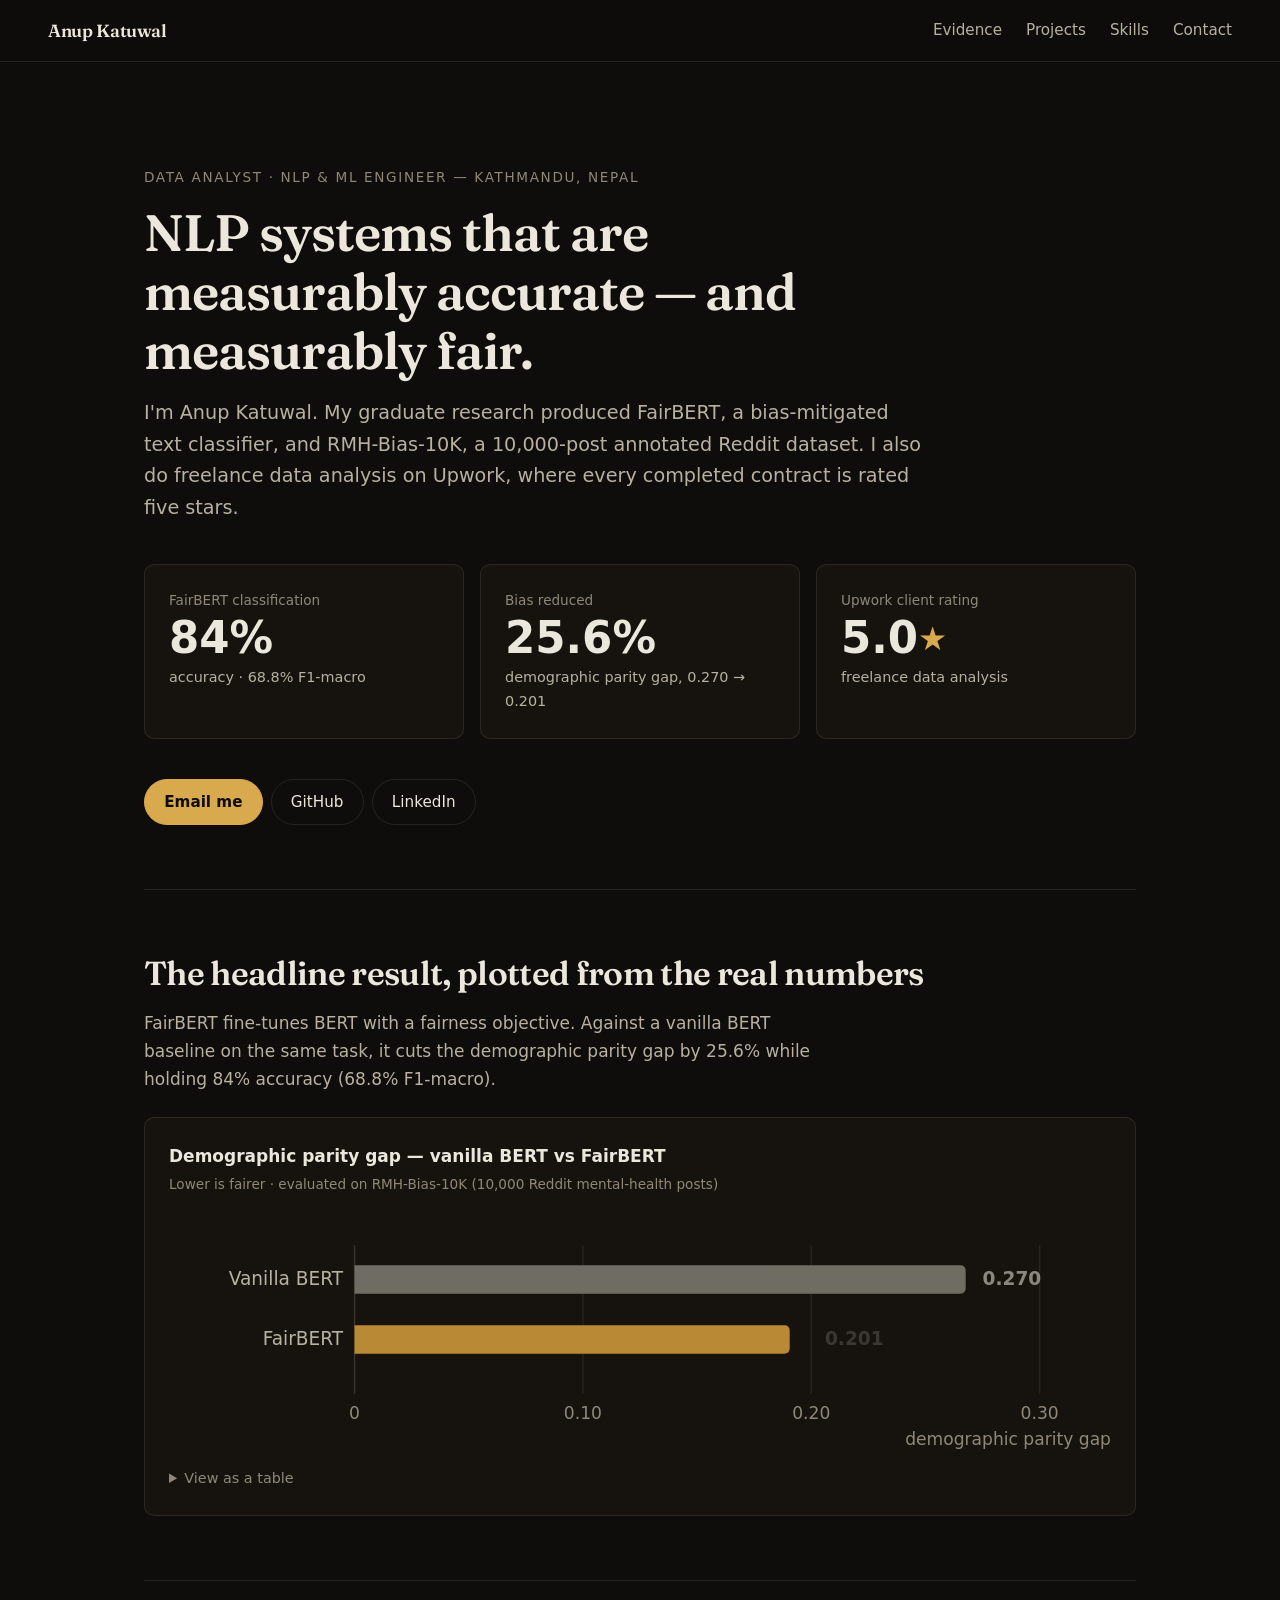
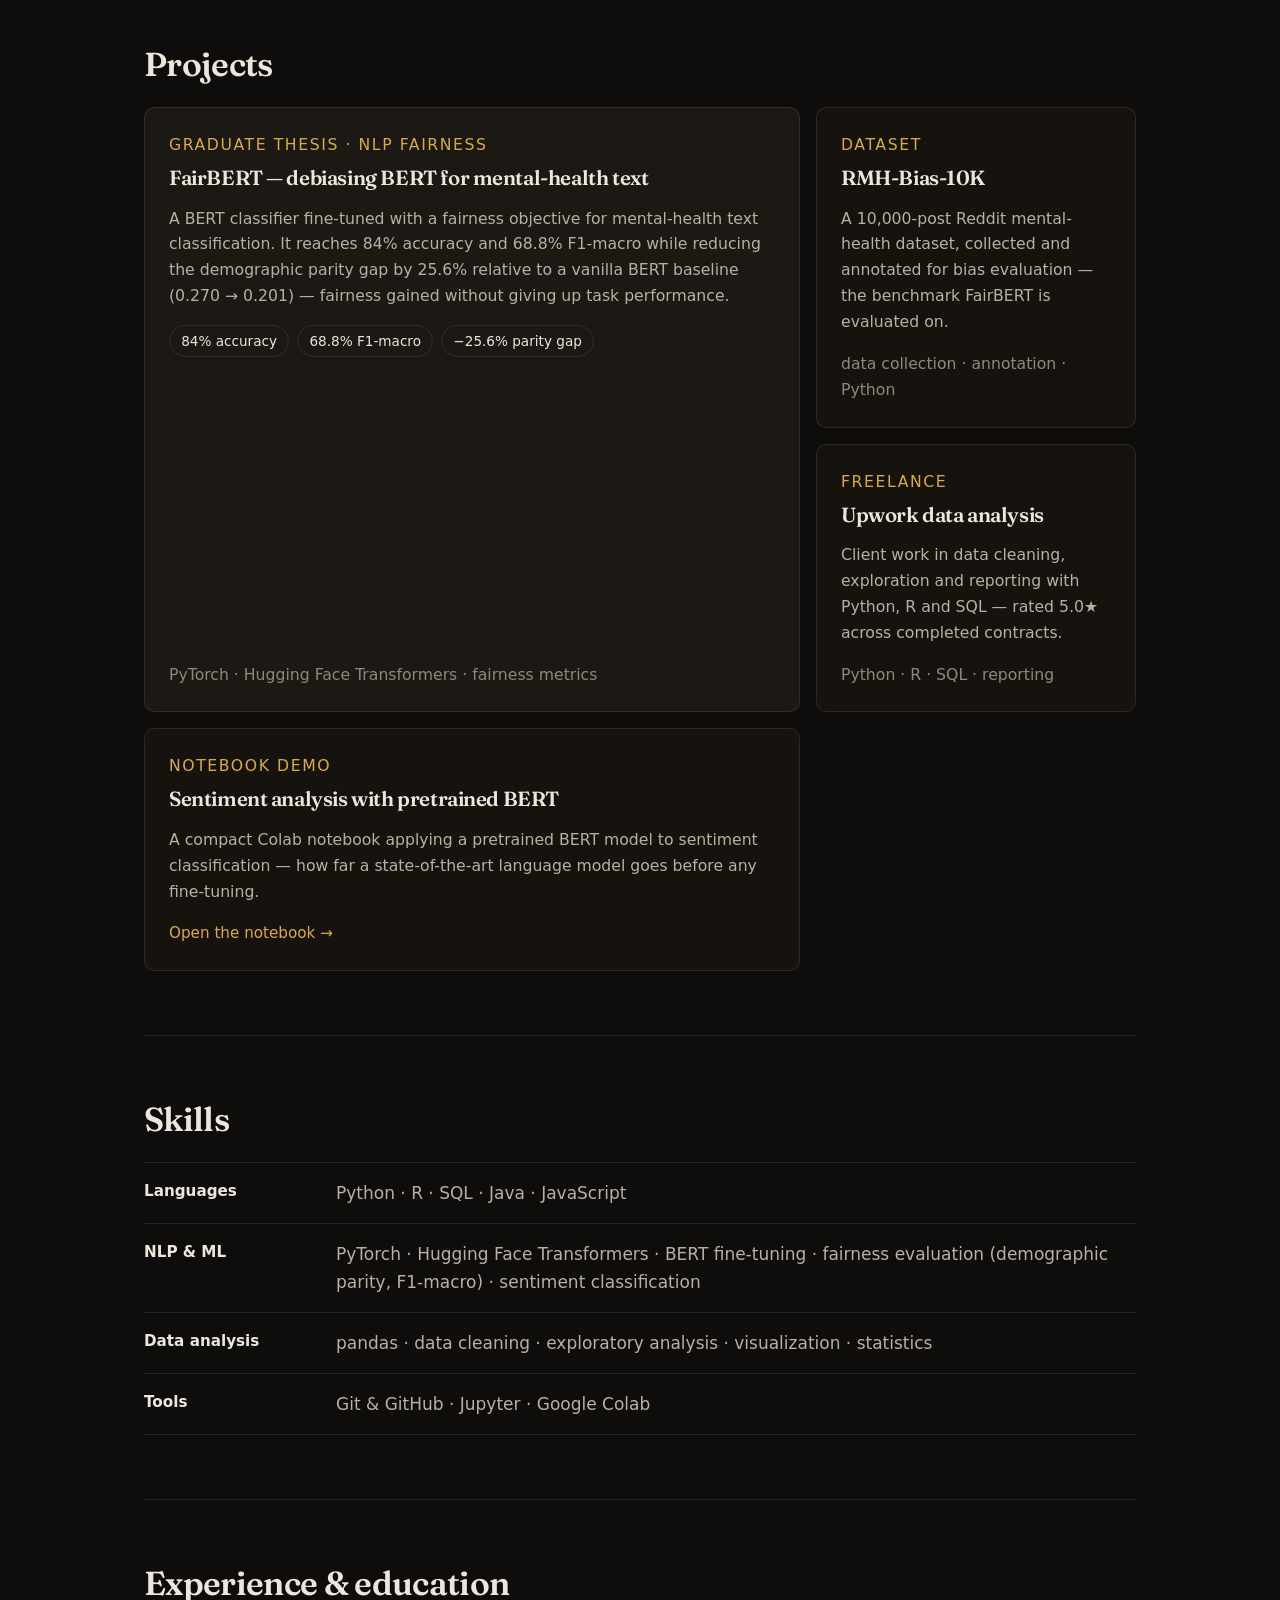
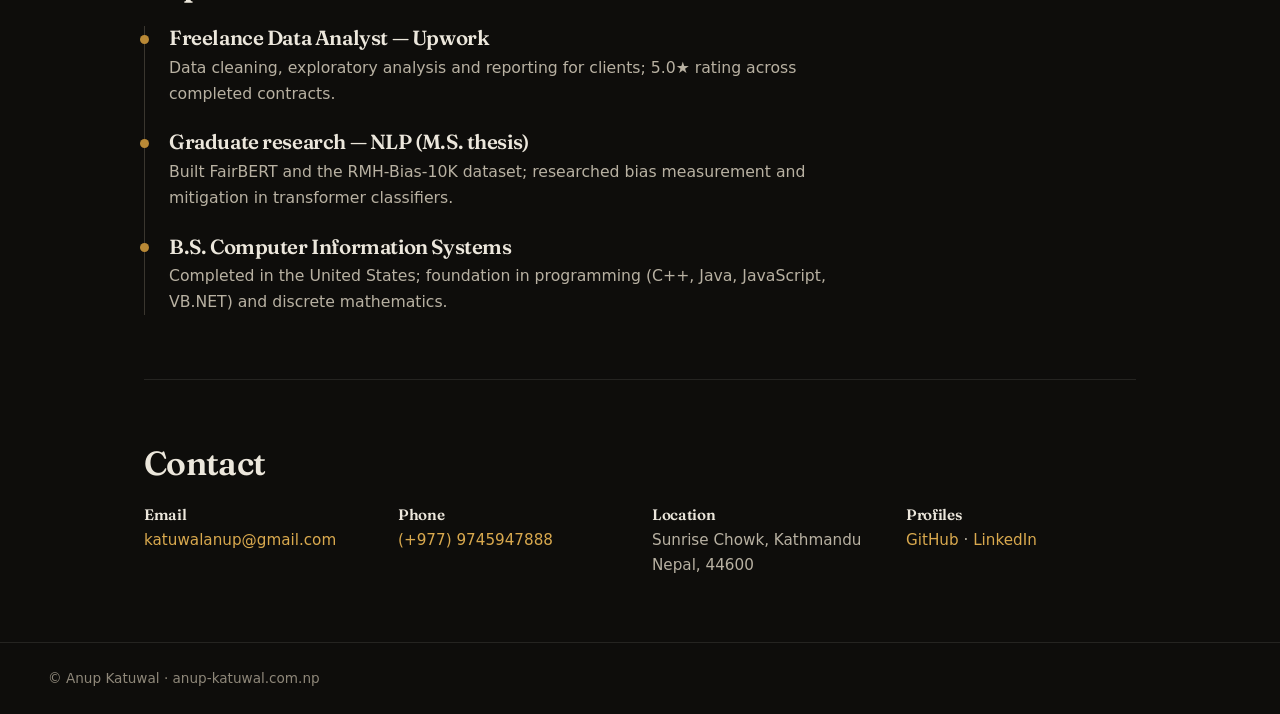
<file: index.html>
<!DOCTYPE HTML>
<html lang="en">
	<head>
		<title>Anup Katuwal — Data Analyst · NLP &amp; ML Engineer</title>
		<meta charset="utf-8" />
		<meta name="viewport" content="width=device-width, initial-scale=1" />
		<meta name="description" content="Data analyst and NLP/ML engineer. FairBERT: 84% accuracy, 68.8% F1-macro, 25.6% demographic parity reduction. Builder of the RMH-Bias-10K dataset. 5.0-star rated on Upwork." />
		<link rel="icon" type="image/svg+xml" href="assets/favicon.svg" />
		<link rel="preload" href="assets/fonts/fraunces-latin-600-normal.woff2" as="font" type="font/woff2" crossorigin />
		<link rel="stylesheet" href="assets/css/style.css" />
	</head>
	<body>

		<header class="site-header">
			<a class="wordmark" href="#top">Anup Katuwal</a>
			<nav aria-label="Sections">
				<a href="#evidence">Evidence</a>
				<a href="#projects">Projects</a>
				<a href="#skills">Skills</a>
				<a href="#contact">Contact</a>
			</nav>
		</header>

		<main id="top">

			<!-- Hero -->
			<section class="hero" id="intro">
				<p class="eyebrow" data-hero>Data Analyst · NLP &amp; ML Engineer — Kathmandu, Nepal</p>
				<h1 data-hero>NLP systems that are measurably accurate — and measurably fair.</h1>
				<p class="lede" data-hero>
					I'm Anup Katuwal. My graduate research produced FairBERT, a bias-mitigated
					text classifier, and RMH-Bias-10K, a 10,000-post annotated Reddit dataset.
					I also do freelance data analysis on Upwork, where every completed contract
					is rated five stars.
				</p>

				<div class="kpi-row" data-hero>
					<div class="stat">
						<span class="stat-label">FairBERT classification</span>
						<span class="stat-value"><span data-countup="84" data-decimals="0">84</span>%</span>
						<span class="stat-sub">accuracy · 68.8% F1-macro</span>
					</div>
					<div class="stat">
						<span class="stat-label">Bias reduced</span>
						<span class="stat-value"><span data-countup="25.6" data-decimals="1">25.6</span>%</span>
						<span class="stat-sub">demographic parity gap, 0.270 → 0.201</span>
					</div>
					<div class="stat">
						<span class="stat-label">Upwork client rating</span>
						<span class="stat-value"><span data-countup="5.0" data-decimals="1">5.0</span><span class="star" aria-hidden="true">★</span></span>
						<span class="stat-sub">freelance data analysis</span>
					</div>
				</div>

				<div class="actions" data-hero>
					<a class="button primary" href="mailto:katuwalanup@gmail.com">Email me</a>
					<a class="button" href="https://github.com/akatuwal1">GitHub</a>
					<a class="button" href="https://www.linkedin.com/in/anup-katuwal-004b7a84/">LinkedIn</a>
				</div>
			</section>

			<!-- Evidence: the bias-reduction chart -->
			<section class="section" id="evidence">
				<h2>The headline result, plotted from the real numbers</h2>
				<p class="section-note">
					FairBERT fine-tunes BERT with a fairness objective. Against a vanilla BERT
					baseline on the same task, it cuts the demographic parity gap by 25.6%
					while holding 84% accuracy (68.8% F1-macro).
				</p>

				<figure class="chart-card" id="bias-chart">
					<figcaption>
						<strong>Demographic parity gap — vanilla BERT vs FairBERT</strong>
						<span class="chart-sub">Lower is fairer · evaluated on RMH-Bias-10K (10,000 Reddit mental-health posts)</span>
					</figcaption>
					<!-- Values drawn to scale: x(v) = 130 + v / 0.30 * 480 -->
					<svg viewBox="0 0 660 168" role="img"
						aria-label="Bar chart. Demographic parity gap: vanilla BERT 0.270, FairBERT 0.201, a 25.6 percent reduction. Lower is fairer.">
						<!-- gridlines at 0.1 / 0.2 / 0.3 -->
						<line class="grid" x1="290" y1="24" x2="290" y2="128" />
						<line class="grid" x1="450" y1="24" x2="450" y2="128" />
						<line class="grid" x1="610" y1="24" x2="610" y2="128" />
						<!-- baseline axis at 0 -->
						<line class="axis" x1="130" y1="24" x2="130" y2="128" />

						<!-- Vanilla BERT: 0.270 → width 432 -->
						<text class="cat" x="122" y="52">Vanilla BERT</text>
						<g>
							<title>Vanilla BERT — demographic parity gap 0.270</title>
							<path class="bar-fill bar-baseline" d="M130 38 H558 Q562 38 562 42 V54 Q562 58 558 58 H130 Z" />
						</g>
						<text class="bar-value" x="570" y="52">0.270</text>

						<!-- FairBERT: 0.201 → width 321.6 -->
						<text class="cat" x="122" y="94">FairBERT</text>
						<g>
							<title>FairBERT — demographic parity gap 0.201, 25.6% lower than baseline</title>
							<path class="bar-fill bar-accent" d="M130 80 H447.6 Q451.6 80 451.6 84 V96 Q451.6 100 447.6 100 H130 Z" />
						</g>
						<text class="bar-value" x="459.6" y="94">0.201</text>
						<text class="bar-value delta" x="459.6" y="110">−25.6%</text>

						<!-- x-axis ticks -->
						<text class="tick" x="130" y="146">0</text>
						<text class="tick" x="290" y="146">0.10</text>
						<text class="tick" x="450" y="146">0.20</text>
						<text class="tick" x="610" y="146">0.30</text>
						<text class="tick axis-name" x="660" y="164">demographic parity gap</text>
					</svg>

					<details class="chart-table">
						<summary>View as a table</summary>
						<table>
							<thead>
								<tr><th scope="col">Model</th><th scope="col">Demographic parity gap</th><th scope="col">Change</th></tr>
							</thead>
							<tbody>
								<tr><td>Vanilla BERT (baseline)</td><td>0.270</td><td>—</td></tr>
								<tr><td>FairBERT</td><td>0.201</td><td>−25.6%</td></tr>
							</tbody>
						</table>
					</details>
				</figure>
			</section>

			<!-- Projects: bento grid, FairBERT largest -->
			<section class="section" id="projects">
				<h2>Projects</h2>
				<div class="bento">
					<article class="cell cell-lg">
						<p class="cell-tag">Graduate thesis · NLP fairness</p>
						<h3>FairBERT — debiasing BERT for mental-health text</h3>
						<p>
							A BERT classifier fine-tuned with a fairness objective for
							mental-health text classification. It reaches 84% accuracy and
							68.8% F1-macro while reducing the demographic parity gap by
							25.6% relative to a vanilla BERT baseline (0.270 → 0.201) —
							fairness gained without giving up task performance.
						</p>
						<ul class="chips">
							<li>84% accuracy</li>
							<li>68.8% F1-macro</li>
							<li>−25.6% parity gap</li>
						</ul>
						<p class="cell-meta">PyTorch · Hugging Face Transformers · fairness metrics</p>
					</article>

					<article class="cell">
						<p class="cell-tag">Dataset</p>
						<h3>RMH-Bias-10K</h3>
						<p>
							A 10,000-post Reddit mental-health dataset, collected and annotated
							for bias evaluation — the benchmark FairBERT is evaluated on.
						</p>
						<p class="cell-meta">data collection · annotation · Python</p>
					</article>

					<article class="cell">
						<p class="cell-tag">Freelance</p>
						<h3>Upwork data analysis</h3>
						<p>
							Client work in data cleaning, exploration and reporting with
							Python, R and SQL — rated 5.0★ across completed contracts.
						</p>
						<p class="cell-meta">Python · R · SQL · reporting</p>
					</article>

					<article class="cell cell-wide">
						<p class="cell-tag">Notebook demo</p>
						<h3>Sentiment analysis with pretrained BERT</h3>
						<p>
							A compact Colab notebook applying a pretrained BERT model to
							sentiment classification — how far a state-of-the-art language
							model goes before any fine-tuning.
						</p>
						<a class="text-link" href="https://colab.research.google.com/drive/1rDgKuAaG0RL3fYqSMw2Xk2RX7iCKWvRC">Open the notebook →</a>
					</article>
				</div>
			</section>

			<!-- Skills: dense table -->
			<section class="section" id="skills">
				<h2>Skills</h2>
				<div class="skills-table">
					<div class="skills-row">
						<span class="skills-group">Languages</span>
						<span>Python · R · SQL · Java · JavaScript</span>
					</div>
					<div class="skills-row">
						<span class="skills-group">NLP &amp; ML</span>
						<span>PyTorch · Hugging Face Transformers · BERT fine-tuning · fairness evaluation (demographic parity, F1-macro) · sentiment classification</span>
					</div>
					<div class="skills-row">
						<span class="skills-group">Data analysis</span>
						<span>pandas · data cleaning · exploratory analysis · visualization · statistics</span>
					</div>
					<div class="skills-row">
						<span class="skills-group">Tools</span>
						<span>Git &amp; GitHub · Jupyter · Google Colab</span>
					</div>
				</div>
			</section>

			<!-- Experience: compact timeline -->
			<section class="section" id="experience">
				<h2>Experience &amp; education</h2>
				<ol class="timeline">
					<li>
						<h3>Freelance Data Analyst — Upwork</h3>
						<p>Data cleaning, exploratory analysis and reporting for clients; 5.0★ rating across completed contracts.</p>
					</li>
					<li>
						<h3>Graduate research — NLP (M.S. thesis)</h3>
						<p>Built FairBERT and the RMH-Bias-10K dataset; researched bias measurement and mitigation in transformer classifiers.</p>
					</li>
					<li>
						<h3>B.S. Computer Information Systems</h3>
						<p>Completed in the United States; foundation in programming (C++, Java, JavaScript, VB.NET) and discrete mathematics.</p>
					</li>
				</ol>
			</section>

			<!-- Contact -->
			<section class="section" id="contact">
				<h2>Contact</h2>
				<div class="contact-grid">
					<div>
						<h3>Email</h3>
						<p><a href="mailto:katuwalanup@gmail.com">katuwalanup@gmail.com</a></p>
					</div>
					<div>
						<h3>Phone</h3>
						<p><a href="tel:+9779745947888">(+977) 9745947888</a></p>
					</div>
					<div>
						<h3>Location</h3>
						<p>Sunrise Chowk, Kathmandu<br />Nepal, 44600</p>
					</div>
					<div>
						<h3>Profiles</h3>
						<p>
							<a href="https://github.com/akatuwal1">GitHub</a> ·
							<a href="https://www.linkedin.com/in/anup-katuwal-004b7a84/">LinkedIn</a>
						</p>
					</div>
				</div>
			</section>
		</main>

		<footer class="site-footer">
			<p>© Anup Katuwal · anup-katuwal.com.np</p>
		</footer>

		<script src="assets/js/site.js" defer></script>
	</body>
</html>
</file>
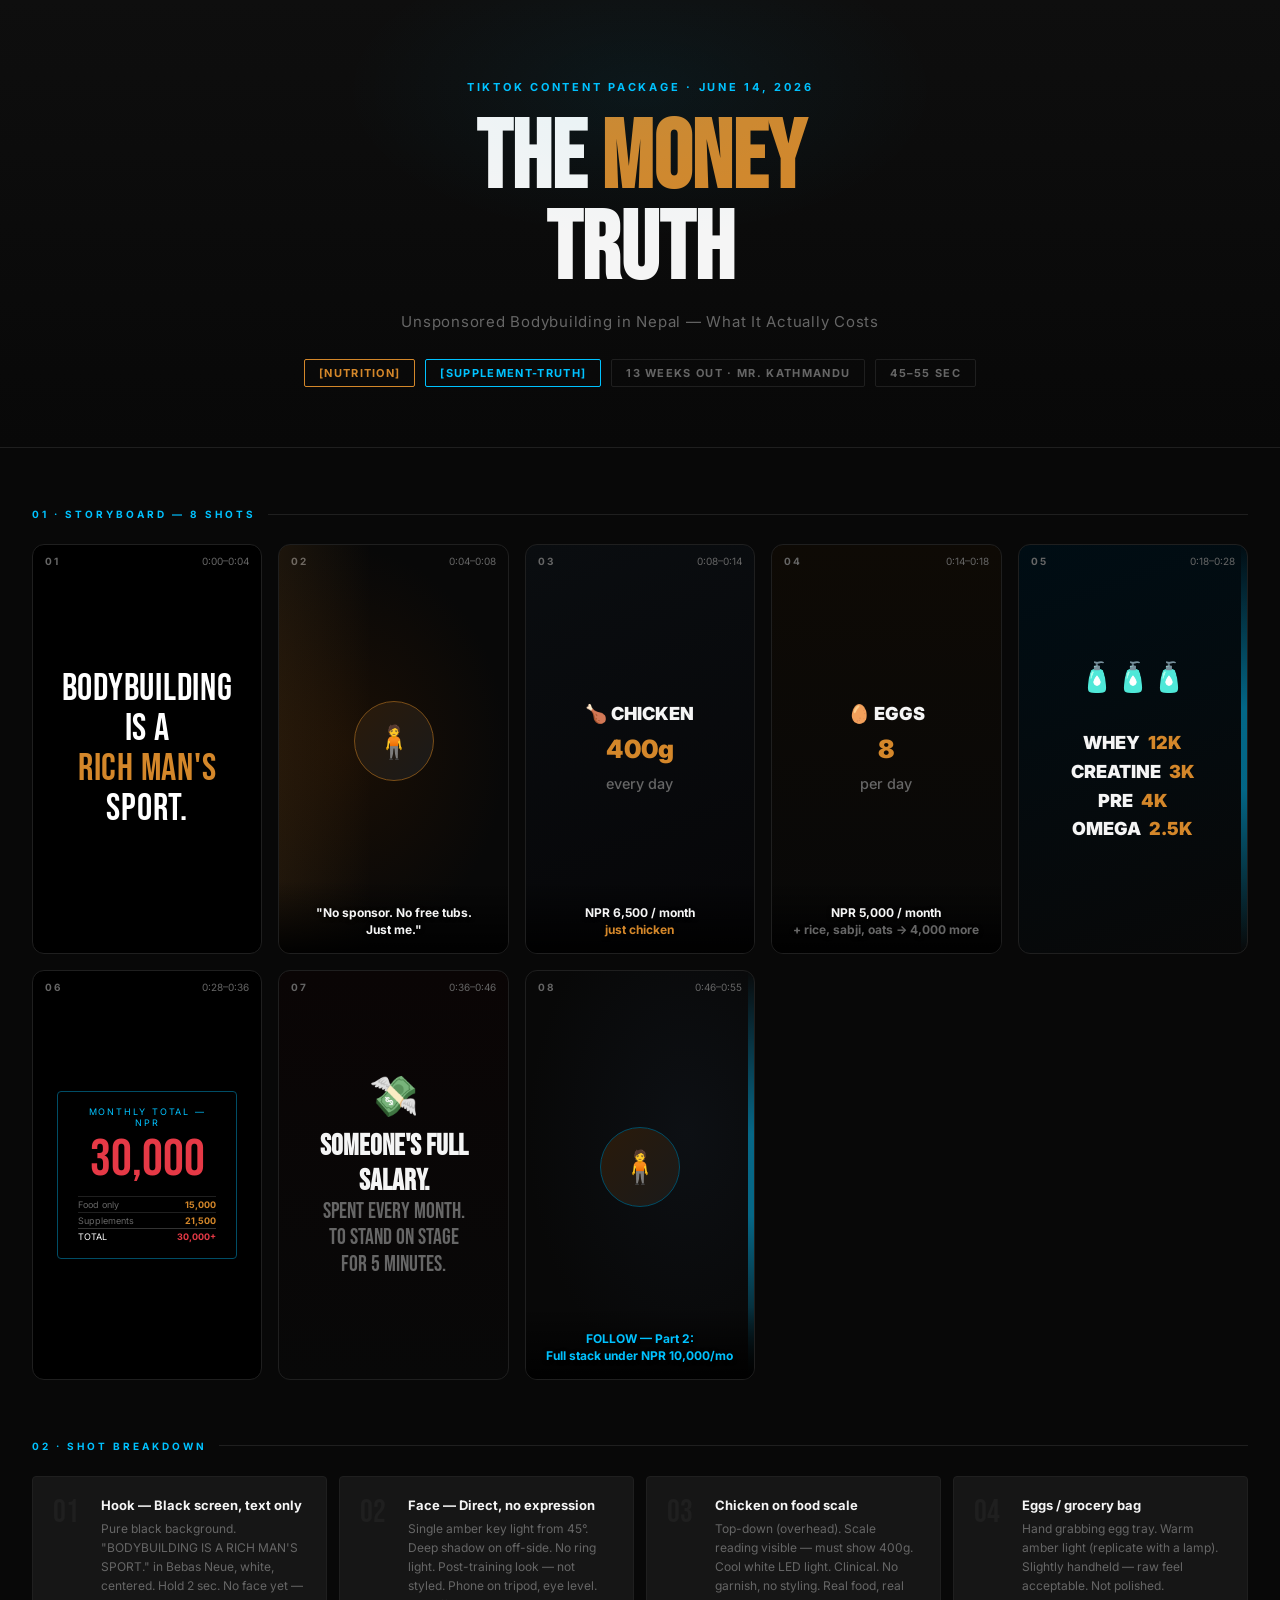
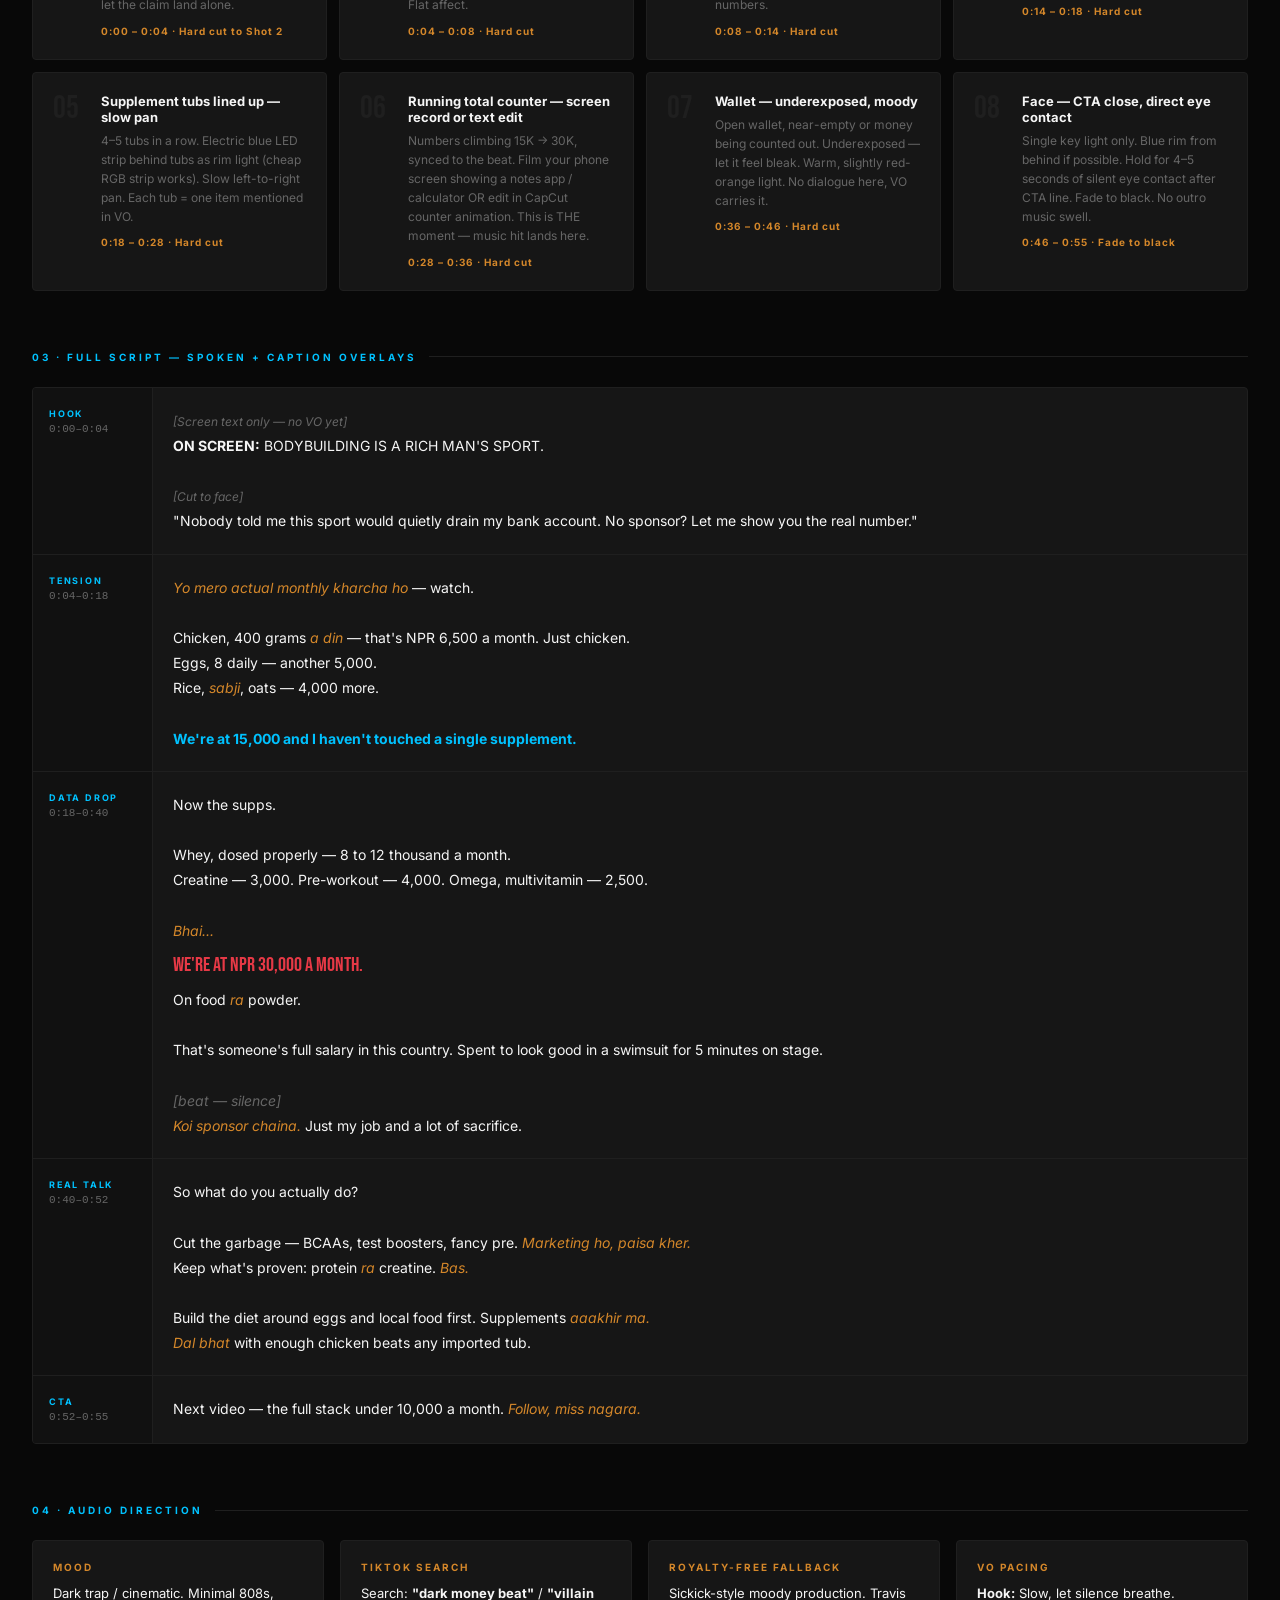
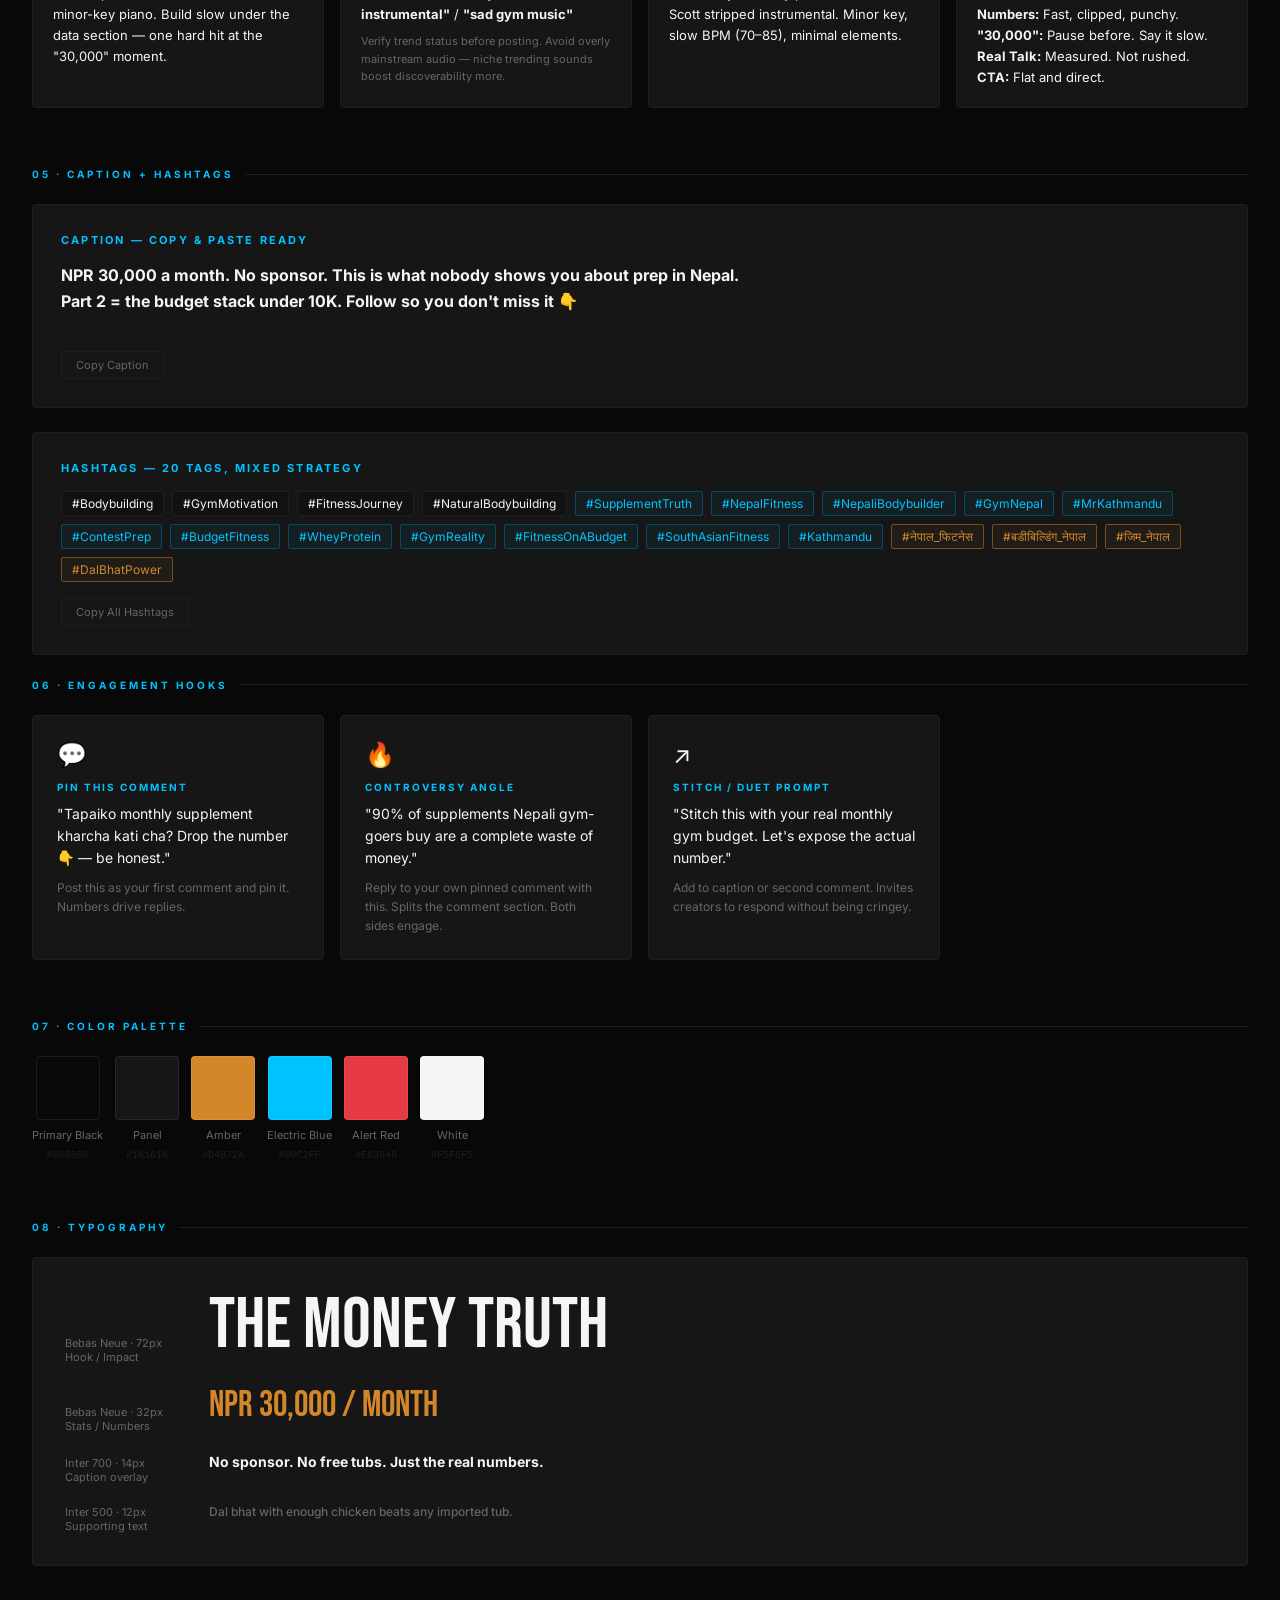
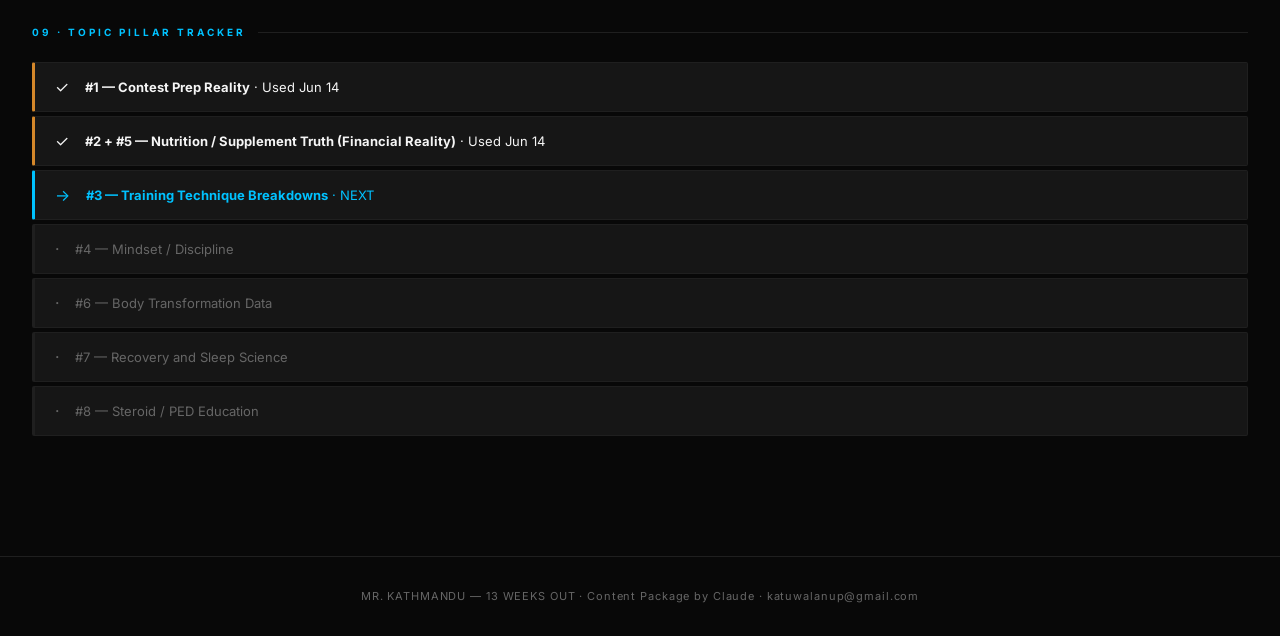
<file: tiktok-financial-reality.html>
<!DOCTYPE html>
<html lang="en">
<head>
  <meta charset="UTF-8" />
  <meta name="viewport" content="width=device-width, initial-scale=1.0" />
  <title>The Money Truth — TikTok Content Package</title>
  <link rel="preconnect" href="https://fonts.googleapis.com" />
  <link rel="preconnect" href="https://fonts.gstatic.com" crossorigin />
  <link href="https://fonts.googleapis.com/css2?family=Bebas+Neue&family=Inter:wght@400;500;600;700;900&display=swap" rel="stylesheet" />
  <style>
    *, *::before, *::after { box-sizing: border-box; margin: 0; padding: 0; }

    :root {
      --black:      #080808;
      --offblack:   #111111;
      --panel:      #161616;
      --border:     #1f1f1f;
      --amber:      #D4872A;
      --amber-dim:  #7a4e18;
      --blue:       #00C2FF;
      --blue-dim:   #004d66;
      --white:      #F5F5F5;
      --grey:       #666666;
      --red:        #E63946;
    }

    body {
      background: var(--black);
      color: var(--white);
      font-family: 'Inter', sans-serif;
      min-height: 100vh;
      padding: 0;
    }

    /* ─── HERO ─────────────────────────────────────────── */
    .hero {
      width: 100%;
      padding: 80px 40px 60px;
      text-align: center;
      background: linear-gradient(180deg, #0e0e0e 0%, var(--black) 100%);
      border-bottom: 1px solid var(--border);
      position: relative;
      overflow: hidden;
    }
    .hero::before {
      content: '';
      position: absolute;
      top: -60px; left: 50%; transform: translateX(-50%);
      width: 600px; height: 300px;
      background: radial-gradient(ellipse, rgba(0,194,255,0.06) 0%, transparent 70%);
      pointer-events: none;
    }
    .hero-eyebrow {
      font-family: 'Inter', sans-serif;
      font-size: 11px;
      font-weight: 700;
      letter-spacing: 0.25em;
      text-transform: uppercase;
      color: var(--blue);
      margin-bottom: 20px;
    }
    .hero-title {
      font-family: 'Bebas Neue', sans-serif;
      font-size: clamp(48px, 8vw, 96px);
      line-height: 0.95;
      color: var(--white);
      margin-bottom: 8px;
    }
    .hero-title span { color: var(--amber); }
    .hero-sub {
      font-size: 15px;
      color: var(--grey);
      margin-top: 16px;
      letter-spacing: 0.05em;
    }
    .hero-tags {
      display: flex;
      gap: 10px;
      justify-content: center;
      flex-wrap: wrap;
      margin-top: 28px;
    }
    .tag {
      font-size: 11px;
      font-weight: 700;
      letter-spacing: 0.12em;
      text-transform: uppercase;
      padding: 6px 14px;
      border-radius: 2px;
      border: 1px solid;
    }
    .tag-blue  { border-color: var(--blue);  color: var(--blue); }
    .tag-amber { border-color: var(--amber); color: var(--amber); }
    .tag-grey  { border-color: var(--border); color: var(--grey); }

    /* ─── LAYOUT ────────────────────────────────────────── */
    .page { max-width: 1400px; margin: 0 auto; padding: 60px 32px; }

    .section-label {
      font-size: 10px;
      font-weight: 700;
      letter-spacing: 0.3em;
      text-transform: uppercase;
      color: var(--blue);
      margin-bottom: 24px;
      display: flex;
      align-items: center;
      gap: 12px;
    }
    .section-label::after {
      content: '';
      flex: 1;
      height: 1px;
      background: var(--border);
    }

    /* ─── PHONE MOCKUP ──────────────────────────────────── */
    .tiktok-grid {
      display: grid;
      grid-template-columns: repeat(auto-fill, minmax(200px, 1fr));
      gap: 16px;
      margin-bottom: 60px;
    }

    .phone-frame {
      position: relative;
      width: 100%;
      aspect-ratio: 9/16;
      border-radius: 12px;
      overflow: hidden;
      border: 1px solid var(--border);
      display: flex;
      align-items: center;
      justify-content: center;
      flex-direction: column;
    }

    /* Shot-specific backgrounds */
    .shot-1 { background: #000000; }
    .shot-2 { background: radial-gradient(ellipse at 30% 50%, #1a0f05 0%, #080808 70%); }
    .shot-3 { background: linear-gradient(160deg, #0a0d10 0%, #060608 100%); }
    .shot-4 { background: linear-gradient(180deg, #0e0a05 0%, #080808 100%); }
    .shot-5 { background: linear-gradient(160deg, #000d14 0%, #080808 100%); }
    .shot-6 { background: #000000; }
    .shot-7 { background: linear-gradient(180deg, #0a0505 0%, #080808 100%); }
    .shot-8 { background: radial-gradient(ellipse at 70% 40%, #0d0d0d 0%, #080808 70%); }

    .shot-number {
      position: absolute;
      top: 10px;
      left: 12px;
      font-size: 10px;
      font-weight: 700;
      letter-spacing: 0.2em;
      color: var(--grey);
    }
    .shot-time {
      position: absolute;
      top: 10px;
      right: 12px;
      font-size: 10px;
      color: var(--grey);
    }

    .shot-content {
      width: 100%;
      height: 100%;
      display: flex;
      flex-direction: column;
      align-items: center;
      justify-content: center;
      padding: 20px 14px;
      position: relative;
    }

    /* Hook text — shot 1 */
    .hook-text {
      font-family: 'Bebas Neue', sans-serif;
      font-size: clamp(22px, 5vw, 38px);
      line-height: 1.05;
      text-align: center;
      color: #ffffff;
      letter-spacing: 0.02em;
    }
    .hook-text em { color: var(--amber); font-style: normal; }

    /* Amber light overlay for shot-2 */
    .amber-light {
      position: absolute;
      top: 0; left: 0;
      width: 40%;
      height: 100%;
      background: linear-gradient(90deg, rgba(212,135,42,0.10) 0%, transparent 100%);
      pointer-events: none;
    }
    .face-placeholder {
      width: 80px;
      height: 80px;
      border-radius: 50%;
      background: linear-gradient(135deg, #2a1a0a, #1a1a1a);
      border: 1px solid var(--amber-dim);
      display: flex;
      align-items: center;
      justify-content: center;
      font-size: 32px;
      margin-bottom: 16px;
    }

    /* Stats overlay */
    .stat-line {
      font-family: 'Inter', sans-serif;
      font-weight: 900;
      font-size: clamp(11px, 2.5vw, 18px);
      color: var(--white);
      text-align: center;
      line-height: 1.6;
    }
    .stat-line .num { color: var(--amber); font-size: 1.4em; }
    .stat-line .note { color: var(--grey); font-size: 0.8em; font-weight: 500; }

    /* Counter shot */
    .counter-box {
      background: rgba(0,0,0,0.5);
      border: 1px solid var(--blue-dim);
      border-radius: 4px;
      padding: 14px 20px;
      text-align: center;
      width: 90%;
    }
    .counter-label {
      font-size: 9px;
      letter-spacing: 0.2em;
      text-transform: uppercase;
      color: var(--blue);
      margin-bottom: 6px;
    }
    .counter-num {
      font-family: 'Bebas Neue', sans-serif;
      font-size: 52px;
      color: var(--white);
      line-height: 1;
    }
    .counter-num span { color: var(--red); }
    .counter-items { margin-top: 10px; }
    .counter-item {
      display: flex;
      justify-content: space-between;
      font-size: 9px;
      color: var(--grey);
      padding: 2px 0;
      border-top: 1px solid var(--border);
    }
    .counter-item .val { color: var(--amber); font-weight: 700; }

    /* Wallet shot */
    .wallet-icon {
      font-size: 40px;
      margin-bottom: 10px;
      filter: grayscale(0.3);
    }
    .wallet-text {
      font-family: 'Bebas Neue', sans-serif;
      font-size: clamp(14px, 3vw, 22px);
      text-align: center;
      color: var(--grey);
      line-height: 1.2;
    }
    .wallet-text strong { color: var(--white); display: block; font-size: 1.3em; }

    /* Caption overlay (bottom third) */
    .caption-bar {
      position: absolute;
      bottom: 0; left: 0; right: 0;
      background: linear-gradient(0deg, rgba(0,0,0,0.95) 0%, transparent 100%);
      padding: 24px 12px 14px;
    }
    .caption-text {
      font-family: 'Inter', sans-serif;
      font-size: clamp(8px, 1.8vw, 12px);
      font-weight: 700;
      color: var(--white);
      text-align: center;
      line-height: 1.4;
      text-shadow: 0 1px 4px rgba(0,0,0,0.8);
    }

    /* Blue rim light effect */
    .blue-rim {
      position: absolute;
      top: 0; right: 0;
      width: 6px;
      height: 100%;
      background: linear-gradient(180deg, transparent 0%, var(--blue) 40%, var(--blue) 60%, transparent 100%);
      opacity: 0.5;
    }

    /* Shot description cards */
    .shot-desc-grid {
      display: grid;
      grid-template-columns: repeat(auto-fill, minmax(280px, 1fr));
      gap: 12px;
      margin-bottom: 60px;
    }
    .shot-desc-card {
      background: var(--panel);
      border: 1px solid var(--border);
      border-radius: 4px;
      padding: 20px;
      display: flex;
      gap: 16px;
      align-items: flex-start;
    }
    .shot-num-badge {
      font-family: 'Bebas Neue', sans-serif;
      font-size: 32px;
      color: var(--border);
      line-height: 1;
      flex-shrink: 0;
      width: 32px;
    }
    .shot-desc-card h4 { font-size: 13px; font-weight: 700; color: var(--white); margin-bottom: 6px; }
    .shot-desc-card p  { font-size: 12px; color: var(--grey); line-height: 1.6; }
    .shot-desc-card .timing {
      font-size: 10px;
      font-weight: 700;
      color: var(--amber);
      letter-spacing: 0.1em;
      margin-top: 8px;
    }

    /* ─── SCRIPT SECTION ────────────────────────────────── */
    .script-block {
      background: var(--panel);
      border: 1px solid var(--border);
      border-radius: 4px;
      overflow: hidden;
      margin-bottom: 60px;
    }
    .script-row {
      display: grid;
      grid-template-columns: 120px 1fr;
      border-bottom: 1px solid var(--border);
    }
    .script-row:last-child { border-bottom: none; }
    .script-label {
      padding: 20px 16px;
      background: var(--offblack);
      border-right: 1px solid var(--border);
      display: flex;
      flex-direction: column;
      gap: 4px;
    }
    .script-label .phase {
      font-size: 9px;
      font-weight: 700;
      letter-spacing: 0.2em;
      text-transform: uppercase;
      color: var(--blue);
    }
    .script-label .timecode {
      font-size: 11px;
      color: var(--grey);
      font-family: monospace;
    }
    .script-body {
      padding: 20px;
      font-size: 14px;
      line-height: 1.8;
      color: var(--white);
    }
    .script-body .nepali { color: var(--amber); font-style: italic; }
    .script-body .emphasis { color: var(--blue); font-weight: 700; }
    .script-body .stat-callout {
      font-family: 'Bebas Neue', sans-serif;
      font-size: 20px;
      color: var(--red);
      display: block;
      margin: 4px 0;
    }

    /* ─── CAPTION SECTION ───────────────────────────────── */
    .caption-box {
      background: var(--panel);
      border: 1px solid var(--border);
      border-radius: 4px;
      padding: 28px;
      margin-bottom: 24px;
    }
    .caption-box h3 {
      font-size: 11px;
      font-weight: 700;
      letter-spacing: 0.2em;
      text-transform: uppercase;
      color: var(--blue);
      margin-bottom: 16px;
    }
    .caption-main {
      font-size: 16px;
      font-weight: 700;
      color: var(--white);
      line-height: 1.6;
      margin-bottom: 20px;
    }
    .hashtag-cloud {
      display: flex;
      flex-wrap: wrap;
      gap: 8px;
    }
    .hashtag {
      font-size: 12px;
      color: var(--blue);
      background: rgba(0, 194, 255, 0.05);
      border: 1px solid var(--blue-dim);
      padding: 4px 10px;
      border-radius: 2px;
      cursor: pointer;
      transition: background 0.15s;
    }
    .hashtag:hover { background: rgba(0, 194, 255, 0.12); }
    .hashtag.high { color: var(--white); border-color: var(--border); background: var(--offblack); }
    .hashtag.nepali { color: var(--amber); border-color: var(--amber-dim); background: rgba(212,135,42,0.05); }

    /* ─── ENGAGEMENT SECTION ────────────────────────────── */
    .engage-grid {
      display: grid;
      grid-template-columns: repeat(auto-fill, minmax(280px, 1fr));
      gap: 16px;
      margin-bottom: 60px;
    }
    .engage-card {
      background: var(--panel);
      border: 1px solid var(--border);
      border-radius: 4px;
      padding: 24px;
    }
    .engage-card .icon { font-size: 24px; margin-bottom: 12px; }
    .engage-card h4 {
      font-size: 10px;
      font-weight: 700;
      letter-spacing: 0.2em;
      text-transform: uppercase;
      color: var(--blue);
      margin-bottom: 10px;
    }
    .engage-card p { font-size: 14px; color: var(--white); line-height: 1.6; }
    .engage-card .sub { font-size: 12px; color: var(--grey); margin-top: 8px; }

    /* ─── AUDIO SECTION ─────────────────────────────────── */
    .audio-grid {
      display: grid;
      grid-template-columns: repeat(auto-fill, minmax(240px, 1fr));
      gap: 16px;
      margin-bottom: 60px;
    }
    .audio-card {
      background: var(--panel);
      border: 1px solid var(--border);
      border-radius: 4px;
      padding: 20px;
    }
    .audio-card h4 {
      font-size: 10px;
      font-weight: 700;
      letter-spacing: 0.2em;
      text-transform: uppercase;
      color: var(--amber);
      margin-bottom: 10px;
    }
    .audio-card p { font-size: 13px; color: var(--white); line-height: 1.6; }
    .audio-card .note { font-size: 11px; color: var(--grey); margin-top: 8px; }

    /* ─── COLOR PALETTE ─────────────────────────────────── */
    .palette {
      display: flex;
      gap: 12px;
      flex-wrap: wrap;
      margin-bottom: 60px;
    }
    .swatch {
      display: flex;
      flex-direction: column;
      align-items: center;
      gap: 8px;
    }
    .swatch-color {
      width: 64px;
      height: 64px;
      border-radius: 4px;
      border: 1px solid rgba(255,255,255,0.08);
    }
    .swatch-name { font-size: 11px; color: var(--grey); text-align: center; }
    .swatch-hex  { font-size: 10px; color: var(--border); font-family: monospace; }

    /* ─── TYPOGRAPHY DEMO ───────────────────────────────── */
    .type-demo {
      background: var(--panel);
      border: 1px solid var(--border);
      border-radius: 4px;
      padding: 32px;
      margin-bottom: 60px;
      display: flex;
      flex-direction: column;
      gap: 20px;
    }
    .type-row { display: flex; align-items: baseline; gap: 24px; flex-wrap: wrap; }
    .type-spec { font-size: 11px; color: var(--grey); min-width: 120px; }
    .type-sample-bebas { font-family: 'Bebas Neue', sans-serif; }
    .type-sample-inter { font-family: 'Inter', sans-serif; }

    /* ─── PILLAR TRACKER ────────────────────────────────── */
    .pillar-track {
      display: flex;
      flex-direction: column;
      gap: 4px;
      margin-bottom: 60px;
    }
    .pillar-row {
      display: flex;
      align-items: center;
      gap: 16px;
      padding: 14px 20px;
      background: var(--panel);
      border: 1px solid var(--border);
      border-radius: 2px;
      font-size: 13px;
      color: var(--grey);
    }
    .pillar-row.done   { border-left: 3px solid var(--amber); color: var(--white); }
    .pillar-row.next   { border-left: 3px solid var(--blue); color: var(--blue); }
    .pillar-row.queued { border-left: 3px solid var(--border); }
    .pillar-dot { font-size: 16px; flex-shrink: 0; }

    /* ─── FOOTER ────────────────────────────────────────── */
    .footer {
      border-top: 1px solid var(--border);
      padding: 32px;
      text-align: center;
      font-size: 11px;
      color: var(--grey);
      letter-spacing: 0.08em;
    }

    /* ─── COPY BUTTON ───────────────────────────────────── */
    .copy-btn {
      background: none;
      border: 1px solid var(--border);
      color: var(--grey);
      font-size: 11px;
      padding: 6px 14px;
      border-radius: 2px;
      cursor: pointer;
      font-family: 'Inter', sans-serif;
      margin-top: 16px;
      transition: all 0.15s;
    }
    .copy-btn:hover { border-color: var(--blue); color: var(--blue); }

    @media (max-width: 640px) {
      .hero { padding: 50px 20px 40px; }
      .page { padding: 40px 16px; }
      .script-row { grid-template-columns: 1fr; }
      .script-label { border-right: none; border-bottom: 1px solid var(--border); }
      .tiktok-grid { grid-template-columns: repeat(2, 1fr); }
    }
  </style>
</head>
<body>

<!-- ─── HERO ─────────────────────────────────────────────── -->
<header class="hero">
  <p class="hero-eyebrow">TikTok Content Package · June 14, 2026</p>
  <h1 class="hero-title">THE <span>MONEY</span><br>TRUTH</h1>
  <p class="hero-sub">Unsponsored Bodybuilding in Nepal — What It Actually Costs</p>
  <div class="hero-tags">
    <span class="tag tag-amber">[NUTRITION]</span>
    <span class="tag tag-blue">[SUPPLEMENT-TRUTH]</span>
    <span class="tag tag-grey">13 WEEKS OUT · MR. KATHMANDU</span>
    <span class="tag tag-grey">45–55 SEC</span>
  </div>
</header>

<main class="page">

  <!-- ─── STORYBOARD ──────────────────────────────────────── -->
  <p class="section-label">01 · Storyboard — 8 Shots</p>
  <div class="tiktok-grid">

    <!-- Shot 1: Hook -->
    <div class="phone-frame shot-1">
      <span class="shot-number">01</span>
      <span class="shot-time">0:00–0:04</span>
      <div class="shot-content" style="justify-content:center;">
        <p class="hook-text">BODYBUILDING<br>IS A<br><em>RICH MAN'S</em><br>SPORT.</p>
      </div>
    </div>

    <!-- Shot 2: Face -->
    <div class="phone-frame shot-2">
      <span class="shot-number">02</span>
      <span class="shot-time">0:04–0:08</span>
      <div class="amber-light"></div>
      <div class="shot-content">
        <div class="face-placeholder">🧍</div>
        <div class="caption-bar">
          <p class="caption-text">"No sponsor. No free tubs.<br>Just me."</p>
        </div>
      </div>
    </div>

    <!-- Shot 3: Chicken on scale -->
    <div class="phone-frame shot-3">
      <span class="shot-number">03</span>
      <span class="shot-time">0:08–0:14</span>
      <div class="shot-content">
        <div class="stat-line">
          🍗 CHICKEN<br>
          <span class="num">400g</span><br>
          <span class="note">every day</span>
        </div>
        <div class="caption-bar">
          <p class="caption-text">NPR 6,500 / month<br><span style="color:var(--amber)">just chicken</span></p>
        </div>
      </div>
    </div>

    <!-- Shot 4: Eggs -->
    <div class="phone-frame shot-4">
      <span class="shot-number">04</span>
      <span class="shot-time">0:14–0:18</span>
      <div class="shot-content">
        <div class="stat-line">
          🥚 EGGS<br>
          <span class="num">8</span><br>
          <span class="note">per day</span>
        </div>
        <div class="caption-bar">
          <p class="caption-text">NPR 5,000 / month<br><span style="color:var(--grey)">+ rice, sabji, oats → 4,000 more</span></p>
        </div>
      </div>
    </div>

    <!-- Shot 5: Supplement tubs with blue rim -->
    <div class="phone-frame shot-5">
      <span class="shot-number">05</span>
      <span class="shot-time">0:18–0:28</span>
      <div class="blue-rim"></div>
      <div class="shot-content">
        <div class="stat-line">
          <span style="font-size:1.6em">🧴🧴🧴</span><br><br>
          WHEY &nbsp;<span class="num" style="font-size:1em">12K</span><br>
          CREATINE &nbsp;<span class="num" style="font-size:1em">3K</span><br>
          PRE &nbsp;<span class="num" style="font-size:1em">4K</span><br>
          OMEGA &nbsp;<span class="num" style="font-size:1em">2.5K</span>
        </div>
      </div>
    </div>

    <!-- Shot 6: Running counter -->
    <div class="phone-frame shot-6">
      <span class="shot-number">06</span>
      <span class="shot-time">0:28–0:36</span>
      <div class="shot-content">
        <div class="counter-box">
          <p class="counter-label">Monthly Total — NPR</p>
          <p class="counter-num"><span>30,000</span></p>
          <div class="counter-items">
            <div class="counter-item"><span>Food only</span><span class="val">15,000</span></div>
            <div class="counter-item"><span>Supplements</span><span class="val">21,500</span></div>
            <div class="counter-item" style="color:#fff; border-color:#333;"><span>TOTAL</span><span class="val" style="color:var(--red)">30,000+</span></div>
          </div>
        </div>
      </div>
    </div>

    <!-- Shot 7: Wallet / reality -->
    <div class="phone-frame shot-7">
      <span class="shot-number">07</span>
      <span class="shot-time">0:36–0:46</span>
      <div class="shot-content">
        <div class="wallet-icon">💸</div>
        <p class="wallet-text">
          <strong>Someone's full salary.</strong>
          Spent every month.<br>To stand on stage<br>for 5 minutes.
        </p>
      </div>
    </div>

    <!-- Shot 8: CTA close -->
    <div class="phone-frame shot-2" style="background: radial-gradient(ellipse at 70% 40%, #0d1014 0%, #080808 70%);">
      <span class="shot-number">08</span>
      <span class="shot-time">0:46–0:55</span>
      <div class="blue-rim"></div>
      <div class="shot-content">
        <div class="face-placeholder" style="border-color: var(--blue-dim);">🧍</div>
        <div class="caption-bar">
          <p class="caption-text" style="color:var(--blue)">FOLLOW — Part 2:<br>Full stack under NPR 10,000/mo</p>
        </div>
      </div>
    </div>

  </div>

  <!-- ─── SHOT LIST ────────────────────────────────────────── -->
  <p class="section-label">02 · Shot Breakdown</p>
  <div class="shot-desc-grid" style="margin-bottom:60px;">
    <div class="shot-desc-card">
      <span class="shot-num-badge">01</span>
      <div>
        <h4>Hook — Black screen, text only</h4>
        <p>Pure black background. "BODYBUILDING IS A RICH MAN'S SPORT." in Bebas Neue, white, centered. Hold 2 sec. No face yet — let the claim land alone.</p>
        <p class="timing">0:00 – 0:04 · Hard cut to Shot 2</p>
      </div>
    </div>
    <div class="shot-desc-card">
      <span class="shot-num-badge">02</span>
      <div>
        <h4>Face — Direct, no expression</h4>
        <p>Single amber key light from 45°. Deep shadow on off-side. No ring light. Post-training look — not styled. Phone on tripod, eye level. Flat affect.</p>
        <p class="timing">0:04 – 0:08 · Hard cut</p>
      </div>
    </div>
    <div class="shot-desc-card">
      <span class="shot-num-badge">03</span>
      <div>
        <h4>Chicken on food scale</h4>
        <p>Top-down (overhead). Scale reading visible — must show 400g. Cool white LED light. Clinical. No garnish, no styling. Real food, real numbers.</p>
        <p class="timing">0:08 – 0:14 · Hard cut</p>
      </div>
    </div>
    <div class="shot-desc-card">
      <span class="shot-num-badge">04</span>
      <div>
        <h4>Eggs / grocery bag</h4>
        <p>Hand grabbing egg tray. Warm amber light (replicate with a lamp). Slightly handheld — raw feel acceptable. Not polished.</p>
        <p class="timing">0:14 – 0:18 · Hard cut</p>
      </div>
    </div>
    <div class="shot-desc-card">
      <span class="shot-num-badge">05</span>
      <div>
        <h4>Supplement tubs lined up — slow pan</h4>
        <p>4–5 tubs in a row. Electric blue LED strip behind tubs as rim light (cheap RGB strip works). Slow left-to-right pan. Each tub = one item mentioned in VO.</p>
        <p class="timing">0:18 – 0:28 · Hard cut</p>
      </div>
    </div>
    <div class="shot-desc-card">
      <span class="shot-num-badge">06</span>
      <div>
        <h4>Running total counter — screen record or text edit</h4>
        <p>Numbers climbing 15K → 30K, synced to the beat. Film your phone screen showing a notes app / calculator OR edit in CapCut counter animation. This is THE moment — music hit lands here.</p>
        <p class="timing">0:28 – 0:36 · Hard cut</p>
      </div>
    </div>
    <div class="shot-desc-card">
      <span class="shot-num-badge">07</span>
      <div>
        <h4>Wallet — underexposed, moody</h4>
        <p>Open wallet, near-empty or money being counted out. Underexposed — let it feel bleak. Warm, slightly red-orange light. No dialogue here, VO carries it.</p>
        <p class="timing">0:36 – 0:46 · Hard cut</p>
      </div>
    </div>
    <div class="shot-desc-card">
      <span class="shot-num-badge">08</span>
      <div>
        <h4>Face — CTA close, direct eye contact</h4>
        <p>Single key light only. Blue rim from behind if possible. Hold for 4–5 seconds of silent eye contact after CTA line. Fade to black. No outro music swell.</p>
        <p class="timing">0:46 – 0:55 · Fade to black</p>
      </div>
    </div>
  </div>

  <!-- ─── SCRIPT ───────────────────────────────────────────── -->
  <p class="section-label">03 · Full Script — Spoken + Caption Overlays</p>
  <div class="script-block">
    <div class="script-row">
      <div class="script-label">
        <span class="phase">Hook</span>
        <span class="timecode">0:00–0:04</span>
      </div>
      <div class="script-body">
        <em style="color:var(--grey);font-size:12px;">[Screen text only — no VO yet]</em><br>
        <strong>ON SCREEN:</strong> BODYBUILDING IS A RICH MAN'S SPORT.<br><br>
        <em style="color:var(--grey);font-size:12px;">[Cut to face]</em><br>
        "Nobody told me this sport would quietly drain my bank account. No sponsor? Let me show you the real number."
      </div>
    </div>
    <div class="script-row">
      <div class="script-label">
        <span class="phase">Tension</span>
        <span class="timecode">0:04–0:18</span>
      </div>
      <div class="script-body">
        <span class="nepali">Yo mero actual monthly kharcha ho</span> — watch.<br><br>
        Chicken, 400 grams <span class="nepali">a din</span> — that's NPR 6,500 a month. Just chicken.<br>
        Eggs, 8 daily — another 5,000.<br>
        Rice, <span class="nepali">sabji</span>, oats — 4,000 more.<br><br>
        <span class="emphasis">We're at 15,000 and I haven't touched a single supplement.</span>
      </div>
    </div>
    <div class="script-row">
      <div class="script-label">
        <span class="phase">Data Drop</span>
        <span class="timecode">0:18–0:40</span>
      </div>
      <div class="script-body">
        Now the supps.<br><br>
        Whey, dosed properly — 8 to 12 thousand a month.<br>
        Creatine — 3,000. Pre-workout — 4,000. Omega, multivitamin — 2,500.<br><br>
        <span class="nepali">Bhai...</span>
        <span class="stat-callout">WE'RE AT NPR 30,000 A MONTH.</span>
        On food <span class="nepali">ra</span> powder.<br><br>
        That's someone's full salary in this country. Spent to look good in a swimsuit for 5 minutes on stage.<br><br>
        <em style="color:var(--grey);">[beat — silence]</em><br>
        <span class="nepali">Koi sponsor chaina.</span> Just my job and a lot of sacrifice.
      </div>
    </div>
    <div class="script-row">
      <div class="script-label">
        <span class="phase">Real Talk</span>
        <span class="timecode">0:40–0:52</span>
      </div>
      <div class="script-body">
        So what do you actually do?<br><br>
        Cut the garbage — BCAAs, test boosters, fancy pre. <span class="nepali">Marketing ho, paisa kher.</span><br>
        Keep what's proven: protein <span class="nepali">ra</span> creatine. <span class="nepali">Bas.</span><br><br>
        Build the diet around eggs and local food first. Supplements <span class="nepali">aaakhir ma.</span><br>
        <span class="nepali">Dal bhat</span> with enough chicken beats any imported tub.
      </div>
    </div>
    <div class="script-row">
      <div class="script-label">
        <span class="phase">CTA</span>
        <span class="timecode">0:52–0:55</span>
      </div>
      <div class="script-body">
        Next video — the full stack under 10,000 a month. <span class="nepali">Follow, miss nagara.</span>
      </div>
    </div>
  </div>

  <!-- ─── AUDIO ────────────────────────────────────────────── -->
  <p class="section-label">04 · Audio Direction</p>
  <div class="audio-grid">
    <div class="audio-card">
      <h4>Mood</h4>
      <p>Dark trap / cinematic. Minimal 808s, minor-key piano. Build slow under the data section — one hard hit at the "30,000" moment.</p>
    </div>
    <div class="audio-card">
      <h4>TikTok Search</h4>
      <p>Search: <strong>"dark money beat"</strong> / <strong>"villain instrumental"</strong> / <strong>"sad gym music"</strong></p>
      <p class="note">Verify trend status before posting. Avoid overly mainstream audio — niche trending sounds boost discoverability more.</p>
    </div>
    <div class="audio-card">
      <h4>Royalty-Free Fallback</h4>
      <p>Sickick-style moody production. Travis Scott stripped instrumental. Minor key, slow BPM (70–85), minimal elements.</p>
    </div>
    <div class="audio-card">
      <h4>VO Pacing</h4>
      <p><strong>Hook:</strong> Slow, let silence breathe.<br><strong>Numbers:</strong> Fast, clipped, punchy.<br><strong>"30,000":</strong> Pause before. Say it slow.<br><strong>Real Talk:</strong> Measured. Not rushed.<br><strong>CTA:</strong> Flat and direct.</p>
    </div>
  </div>

  <!-- ─── CAPTION ──────────────────────────────────────────── -->
  <p class="section-label">05 · Caption + Hashtags</p>
  <div class="caption-box">
    <h3>Caption — Copy & Paste Ready</h3>
    <p class="caption-main">
      NPR 30,000 a month. No sponsor. This is what nobody shows you about prep in Nepal.<br>
      Part 2 = the budget stack under 10K. Follow so you don't miss it 👇
    </p>
    <button class="copy-btn" onclick="navigator.clipboard.writeText('NPR 30,000 a month. No sponsor. This is what nobody shows you about prep in Nepal.\nPart 2 = the budget stack under 10K. Follow so you don\'t miss it 👇')">Copy Caption</button>
  </div>
  <div class="caption-box">
    <h3>Hashtags — 20 Tags, Mixed Strategy</h3>
    <div class="hashtag-cloud">
      <span class="hashtag high">#Bodybuilding</span>
      <span class="hashtag high">#GymMotivation</span>
      <span class="hashtag high">#FitnessJourney</span>
      <span class="hashtag high">#NaturalBodybuilding</span>
      <span class="hashtag">#SupplementTruth</span>
      <span class="hashtag">#NepalFitness</span>
      <span class="hashtag">#NepaliBodybuilder</span>
      <span class="hashtag">#GymNepal</span>
      <span class="hashtag">#MrKathmandu</span>
      <span class="hashtag">#ContestPrep</span>
      <span class="hashtag">#BudgetFitness</span>
      <span class="hashtag">#WheyProtein</span>
      <span class="hashtag">#GymReality</span>
      <span class="hashtag">#FitnessOnABudget</span>
      <span class="hashtag">#SouthAsianFitness</span>
      <span class="hashtag">#Kathmandu</span>
      <span class="hashtag nepali">#नेपाल_फिटनेस</span>
      <span class="hashtag nepali">#बडीबिल्डिंग_नेपाल</span>
      <span class="hashtag nepali">#जिम_नेपाल</span>
      <span class="hashtag nepali">#DalBhatPower</span>
    </div>
    <button class="copy-btn" onclick="navigator.clipboard.writeText('#Bodybuilding #GymMotivation #FitnessJourney #NaturalBodybuilding #SupplementTruth #NepalFitness #NepaliBodybuilder #GymNepal #MrKathmandu #ContestPrep #BudgetFitness #WheyProtein #GymReality #FitnessOnABudget #SouthAsianFitness #Kathmandu #नेपाल_फिटनेस #बडीबिल्डिंग_नेपाल #जिम_नेपाल #DalBhatPower')">Copy All Hashtags</button>
  </div>

  <!-- ─── ENGAGEMENT ────────────────────────────────────────── -->
  <p class="section-label">06 · Engagement Hooks</p>
  <div class="engage-grid">
    <div class="engage-card">
      <div class="icon">💬</div>
      <h4>Pin This Comment</h4>
      <p>"Tapaiko monthly supplement kharcha kati cha? Drop the number 👇 — be honest."</p>
      <p class="sub">Post this as your first comment and pin it. Numbers drive replies.</p>
    </div>
    <div class="engage-card">
      <div class="icon">🔥</div>
      <h4>Controversy Angle</h4>
      <p>"90% of supplements Nepali gym-goers buy are a complete waste of money."</p>
      <p class="sub">Reply to your own pinned comment with this. Splits the comment section. Both sides engage.</p>
    </div>
    <div class="engage-card">
      <div class="icon">↗️</div>
      <h4>Stitch / Duet Prompt</h4>
      <p>"Stitch this with your real monthly gym budget. Let's expose the actual number."</p>
      <p class="sub">Add to caption or second comment. Invites creators to respond without being cringey.</p>
    </div>
  </div>

  <!-- ─── COLOR PALETTE ────────────────────────────────────── -->
  <p class="section-label">07 · Color Palette</p>
  <div class="palette" style="margin-bottom:60px;">
    <div class="swatch">
      <div class="swatch-color" style="background:#080808;"></div>
      <p class="swatch-name">Primary Black</p>
      <p class="swatch-hex">#080808</p>
    </div>
    <div class="swatch">
      <div class="swatch-color" style="background:#161616;"></div>
      <p class="swatch-name">Panel</p>
      <p class="swatch-hex">#161616</p>
    </div>
    <div class="swatch">
      <div class="swatch-color" style="background:#D4872A;"></div>
      <p class="swatch-name">Amber</p>
      <p class="swatch-hex">#D4872A</p>
    </div>
    <div class="swatch">
      <div class="swatch-color" style="background:#00C2FF;"></div>
      <p class="swatch-name">Electric Blue</p>
      <p class="swatch-hex">#00C2FF</p>
    </div>
    <div class="swatch">
      <div class="swatch-color" style="background:#E63946;"></div>
      <p class="swatch-name">Alert Red</p>
      <p class="swatch-hex">#E63946</p>
    </div>
    <div class="swatch">
      <div class="swatch-color" style="background:#F5F5F5;"></div>
      <p class="swatch-name">White</p>
      <p class="swatch-hex">#F5F5F5</p>
    </div>
  </div>

  <!-- ─── TYPOGRAPHY ───────────────────────────────────────── -->
  <p class="section-label">08 · Typography</p>
  <div class="type-demo">
    <div class="type-row">
      <span class="type-spec">Bebas Neue · 72px<br>Hook / Impact</span>
      <span class="type-sample-bebas" style="font-size:clamp(36px,6vw,72px); color:var(--white); line-height:1;">THE MONEY TRUTH</span>
    </div>
    <div class="type-row">
      <span class="type-spec">Bebas Neue · 32px<br>Stats / Numbers</span>
      <span class="type-sample-bebas" style="font-size:clamp(22px,4vw,36px); color:var(--amber);">NPR 30,000 / MONTH</span>
    </div>
    <div class="type-row">
      <span class="type-spec">Inter 700 · 14px<br>Caption overlay</span>
      <span class="type-sample-inter" style="font-size:14px; font-weight:700; color:var(--white);">No sponsor. No free tubs. Just the real numbers.</span>
    </div>
    <div class="type-row">
      <span class="type-spec">Inter 500 · 12px<br>Supporting text</span>
      <span class="type-sample-inter" style="font-size:12px; font-weight:500; color:var(--grey);">Dal bhat with enough chicken beats any imported tub.</span>
    </div>
  </div>

  <!-- ─── PILLAR TRACKER ───────────────────────────────────── -->
  <p class="section-label">09 · Topic Pillar Tracker</p>
  <div class="pillar-track">
    <div class="pillar-row done">
      <span class="pillar-dot">✓</span>
      <span><strong>#1 — Contest Prep Reality</strong> · Used Jun 14</span>
    </div>
    <div class="pillar-row done">
      <span class="pillar-dot">✓</span>
      <span><strong>#2 + #5 — Nutrition / Supplement Truth (Financial Reality)</strong> · Used Jun 14</span>
    </div>
    <div class="pillar-row next">
      <span class="pillar-dot">→</span>
      <span><strong>#3 — Training Technique Breakdowns</strong> · NEXT</span>
    </div>
    <div class="pillar-row queued">
      <span class="pillar-dot">·</span>
      <span>#4 — Mindset / Discipline</span>
    </div>
    <div class="pillar-row queued">
      <span class="pillar-dot">·</span>
      <span>#6 — Body Transformation Data</span>
    </div>
    <div class="pillar-row queued">
      <span class="pillar-dot">·</span>
      <span>#7 — Recovery and Sleep Science</span>
    </div>
    <div class="pillar-row queued">
      <span class="pillar-dot">·</span>
      <span>#8 — Steroid / PED Education</span>
    </div>
  </div>

</main>

<footer class="footer">
  MR. KATHMANDU — 13 WEEKS OUT · Content Package by Claude · katuwalanup@gmail.com
</footer>

</body>
</html>
</file>
<file: assets/css/style.css>
/* Anup Katuwal — evidence-first analytical portfolio
   Design tokens first; everything below is written against them. */

@font-face {
	font-family: "Fraunces";
	font-style: normal;
	font-weight: 600;
	font-display: swap;
	src: url("../fonts/fraunces-latin-600-normal.woff2") format("woff2");
}

:root {
	/* surfaces */
	--bg: #0e0d0b;
	--surface: #16130f;
	--surface-2: #1c1813;
	/* ink */
	--ink: #ece7dc;
	--ink-2: #b8b1a2;
	--muted: #8f887a;
	/* accent: desaturated amber — reads "chart", not "SaaS" */
	--accent: #d9a94e;       /* UI/text accent */
	--accent-mark: #b98936;  /* chart marks — validated on --bg */
	--bar-gray: #6f6c63;     /* de-emphasis series */
	--delta-good: #4fae4f;   /* improvement */
	/* chart chrome */
	--grid: #262320;
	--axis: #3a362f;
	--hairline: rgba(236, 231, 220, 0.10);
	/* spacing scale */
	--s-1: 0.5rem;
	--s-2: 1rem;
	--s-3: 1.5rem;
	--s-4: 2.5rem;
	--s-5: 4rem;
	--s-6: 6.5rem;
	--radius: 10px;
	--measure: 64ch;
	--font-heading: "Fraunces", Georgia, serif;
	--font-body: system-ui, -apple-system, "Segoe UI", sans-serif;
}

* { box-sizing: border-box; }

html { scroll-behavior: smooth; }

body {
	margin: 0;
	background: var(--bg);
	color: var(--ink-2);
	font-family: var(--font-body);
	font-size: 1.0625rem;
	line-height: 1.65;
	letter-spacing: 0;
	-webkit-font-smoothing: antialiased;
}

h1, h2, h3 {
	font-family: var(--font-heading);
	font-weight: 600;
	letter-spacing: -0.02em;
	color: var(--ink);
	line-height: 1.15;
	margin: 0 0 var(--s-2);
}

h1 { font-size: clamp(1.75rem, 4vw, 3.25rem); }
h2 { font-size: clamp(1.4rem, 2.6vw, 2.1rem); }
h3 { font-size: clamp(1.05rem, 1.6vw, 1.3rem); }

p { margin: 0 0 var(--s-2); }

a { color: var(--accent); text-decoration: none; transition: color 140ms ease; }
a:hover, a:focus-visible { color: var(--ink); text-decoration: underline; text-underline-offset: 3px; }

/* ---------- header ---------- */

.site-header {
	position: sticky;
	top: 0;
	z-index: 10;
	display: flex;
	align-items: center;
	justify-content: space-between;
	gap: var(--s-2);
	padding: var(--s-2) clamp(1rem, 4vw, 3rem);
	background: rgba(14, 13, 11, 0.86);
	backdrop-filter: blur(8px);
	border-bottom: 1px solid var(--hairline);
}

.wordmark {
	font-family: var(--font-heading);
	font-weight: 600;
	letter-spacing: -0.02em;
	font-size: 1.1rem;
	color: var(--ink);
}
.wordmark:hover { text-decoration: none; color: var(--accent); }

.site-header nav { display: flex; gap: clamp(0.75rem, 2vw, 1.5rem); }
.site-header nav a { color: var(--ink-2); font-size: 0.95rem; }
.site-header nav a:hover { color: var(--accent); text-decoration: none; }

/* ---------- page grid ---------- */

main {
	display: grid;
	grid-template-columns: minmax(1rem, 1fr) minmax(0, 62rem) minmax(1rem, 1fr);
}
main > * { grid-column: 2; }

/* ---------- hero ---------- */

.hero { padding: var(--s-6) 0 var(--s-5); }

.eyebrow {
	color: var(--muted);
	font-size: 0.85rem;
	text-transform: uppercase;
	letter-spacing: 0.12em;
	margin-bottom: var(--s-2);
}

.hero h1 { max-width: 22ch; }

.lede { max-width: var(--measure); font-size: clamp(1.05rem, 1.5vw, 1.2rem); }

.kpi-row {
	display: grid;
	grid-template-columns: repeat(3, 1fr);
	gap: var(--s-2);
	margin: var(--s-4) 0;
}

.stat {
	display: flex;
	flex-direction: column;
	gap: 0.3rem;
	padding: var(--s-3);
	background: var(--surface);
	border: 1px solid var(--hairline);
	border-radius: var(--radius);
}

.stat-label { color: var(--muted); font-size: 0.85rem; }

.stat-value {
	font-family: var(--font-body);
	font-weight: 600;
	font-size: clamp(2.1rem, 3.4vw, 2.9rem);
	line-height: 1.05;
	color: var(--ink);
}
.stat-value .star { color: var(--accent); font-size: 0.75em; vertical-align: 0.1em; }

.stat-sub { color: var(--ink-2); font-size: 0.9rem; }

.actions { display: flex; flex-wrap: wrap; gap: var(--s-1); }

.button {
	display: inline-block;
	padding: 0.6rem 1.2rem;
	border: 1px solid var(--hairline);
	border-radius: 999px;
	color: var(--ink);
	font-size: 0.95rem;
	transition: border-color 140ms ease, background 140ms ease, color 140ms ease;
}
.button:hover, .button:focus-visible {
	border-color: var(--accent);
	color: var(--accent);
	text-decoration: none;
}
.button.primary {
	background: var(--accent);
	border-color: var(--accent);
	color: var(--bg);
	font-weight: 600;
}
.button.primary:hover, .button.primary:focus-visible {
	background: var(--ink);
	border-color: var(--ink);
	color: var(--bg);
}

/* ---------- sections ---------- */

.section { padding: var(--s-5) 0; border-top: 1px solid var(--hairline); }
.section-note { max-width: var(--measure); }

/* ---------- chart ---------- */

.chart-card {
	margin: var(--s-3) 0 0;
	padding: var(--s-3);
	background: var(--surface);
	border: 1px solid var(--hairline);
	border-radius: var(--radius);
	overflow-x: auto;
}

.chart-card figcaption { margin-bottom: var(--s-2); }
.chart-card figcaption strong { color: var(--ink); font-weight: 600; }
.chart-sub { display: block; color: var(--muted); font-size: 0.85rem; margin-top: 0.2rem; }

.chart-card svg { width: 100%; height: auto; min-width: 560px; display: block; }

.chart-card .grid { stroke: var(--grid); stroke-width: 1; }
.chart-card .axis { stroke: var(--axis); stroke-width: 1; }
.bar-baseline { fill: var(--bar-gray); }
.bar-accent { fill: var(--accent-mark); }

.chart-card text {
	font-family: var(--font-body);
	font-size: 13px;
	fill: var(--ink-2);
}
.chart-card .cat { text-anchor: end; fill: var(--ink-2); }
.chart-card .bar-value { fill: var(--ink); font-weight: 600; font-variant-numeric: tabular-nums; }
.chart-card .delta { fill: var(--delta-good); font-weight: 600; }
.chart-card .tick { text-anchor: middle; fill: var(--muted); font-size: 12px; font-variant-numeric: tabular-nums; }
.chart-card .axis-name { text-anchor: end; }

.chart-table { margin-top: var(--s-2); font-size: 0.9rem; }
.chart-table summary { color: var(--muted); cursor: pointer; }
.chart-table table { border-collapse: collapse; margin-top: var(--s-1); }
.chart-table th, .chart-table td {
	text-align: left;
	padding: 0.4rem 1.25rem 0.4rem 0;
	border-bottom: 1px solid var(--hairline);
	font-variant-numeric: tabular-nums;
}
.chart-table th { color: var(--muted); font-weight: 500; }

/* ---------- projects: bento ---------- */

.bento {
	display: grid;
	grid-template-columns: repeat(6, 1fr);
	gap: var(--s-2);
	margin-top: var(--s-3);
}

.cell {
	grid-column: span 2;
	display: flex;
	flex-direction: column;
	padding: var(--s-3);
	background: var(--surface);
	border: 1px solid var(--hairline);
	border-radius: var(--radius);
	transition: border-color 140ms ease, transform 140ms ease;
}
.cell:hover { border-color: rgba(217, 169, 78, 0.45); }

.cell-lg { grid-column: span 4; grid-row: span 2; background: var(--surface-2); }
.cell-wide { grid-column: span 4; }

.cell-tag {
	color: var(--accent);
	font-size: 0.78rem;
	text-transform: uppercase;
	letter-spacing: 0.1em;
	margin-bottom: var(--s-1);
}

.cell p { font-size: 0.98rem; }

.chips {
	display: flex;
	flex-wrap: wrap;
	gap: var(--s-1);
	list-style: none;
	padding: 0;
	margin: 0 0 var(--s-2);
}
.chips li {
	padding: 0.25rem 0.7rem;
	border: 1px solid var(--hairline);
	border-radius: 999px;
	font-size: 0.85rem;
	color: var(--ink);
	font-variant-numeric: tabular-nums;
}

.cell-meta { color: var(--muted); font-size: 0.85rem; margin: auto 0 0; }

.text-link { font-size: 0.95rem; margin-top: auto; }

/* ---------- skills ---------- */

.skills-table { margin-top: var(--s-3); border-top: 1px solid var(--hairline); }

.skills-row {
	display: grid;
	grid-template-columns: 11rem 1fr;
	gap: var(--s-2);
	padding: var(--s-2) 0;
	border-bottom: 1px solid var(--hairline);
}

.skills-group { color: var(--ink); font-weight: 600; font-size: 0.95rem; }

/* ---------- timeline ---------- */

.timeline {
	list-style: none;
	margin: var(--s-3) 0 0;
	padding: 0 0 0 1.5rem;
	border-left: 1px solid var(--axis);
	display: grid;
	gap: var(--s-3);
}

.timeline li { position: relative; max-width: var(--measure); }
.timeline li::before {
	content: "";
	position: absolute;
	left: calc(-1.5rem - 5px);
	top: 0.5em;
	width: 9px;
	height: 9px;
	border-radius: 50%;
	background: var(--accent-mark);
}
.timeline h3 { margin-bottom: 0.3rem; }
.timeline p { margin: 0; font-size: 0.98rem; }

/* ---------- contact ---------- */

.contact-grid {
	display: grid;
	grid-template-columns: repeat(4, 1fr);
	gap: var(--s-3);
	margin-top: var(--s-3);
}
.contact-grid h3 { font-size: 0.95rem; margin-bottom: 0.3rem; }
.contact-grid p { font-size: 0.95rem; margin: 0; }

/* ---------- footer ---------- */

.site-footer {
	border-top: 1px solid var(--hairline);
	padding: var(--s-3) clamp(1rem, 4vw, 3rem);
	color: var(--muted);
	font-size: 0.85rem;
}
.site-footer p { margin: 0; }

/* ---------- responsive ---------- */

@media (max-width: 860px) {
	.kpi-row { grid-template-columns: 1fr; }
	.cell, .cell-lg, .cell-wide { grid-column: span 6; grid-row: auto; }
	.skills-row { grid-template-columns: 1fr; gap: 0.25rem; }
	.contact-grid { grid-template-columns: repeat(2, 1fr); }
}

@media (max-width: 480px) {
	.contact-grid { grid-template-columns: 1fr; }
	.site-header nav a { font-size: 0.85rem; }
}

/* ---------- motion ----------
   .js-anim is added by site.js before first paint (and only when the user
   does NOT prefer reduced motion); GSAP then animates to the final state.
   Without JS, without GSAP, or with reduced motion, everything renders in
   its final state. */

.js-anim [data-hero] { opacity: 0; transform: translateY(22px); }

@media (prefers-reduced-motion: reduce) {
	html { scroll-behavior: auto; }
	.js-anim [data-hero] { opacity: 1; transform: none; }
	*, *::before, *::after { transition-duration: 0.01ms !important; }
}
</file>
